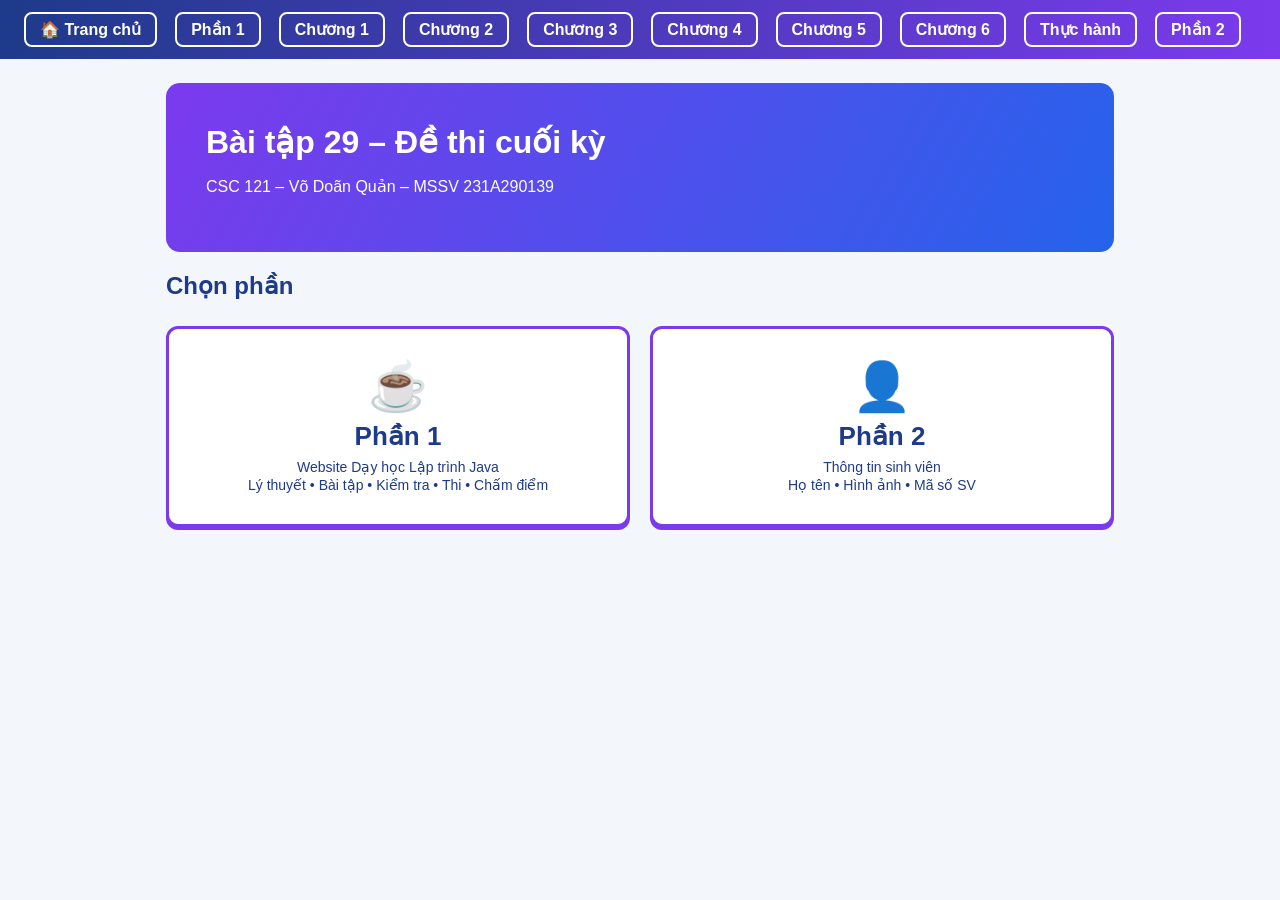
<file: index.html>
<!DOCTYPE html><html lang="vi"><head><meta charset="utf-8"><meta name="viewport" content="width=device-width,initial-scale=1"><title>Bài tập 29 - Trang chủ</title><link rel="stylesheet" href="style.css"></head><body><main>
<div class="hero"><h1>Bài tập 29 – Đề thi cuối kỳ</h1><p>CSC 121 – Võ Doãn Quản – MSSV 231A290139</p></div>
<h2>Chọn phần</h2>
<div class="grid2">
<a class="btn big" href="phan1.html"><span>☕</span><b>Phần 1</b><small>Website Dạy học Lập trình Java<br>Lý thuyết • Bài tập • Kiểm tra • Thi • Chấm điểm</small></a>
<a class="btn big" href="about.html"><span>👤</span><b>Phần 2</b><small>Thông tin sinh viên<br>Họ tên • Hình ảnh • Mã số SV</small></a>
</div></main><script src="app.js"></script><script>nav()</script></body></html>
</file>
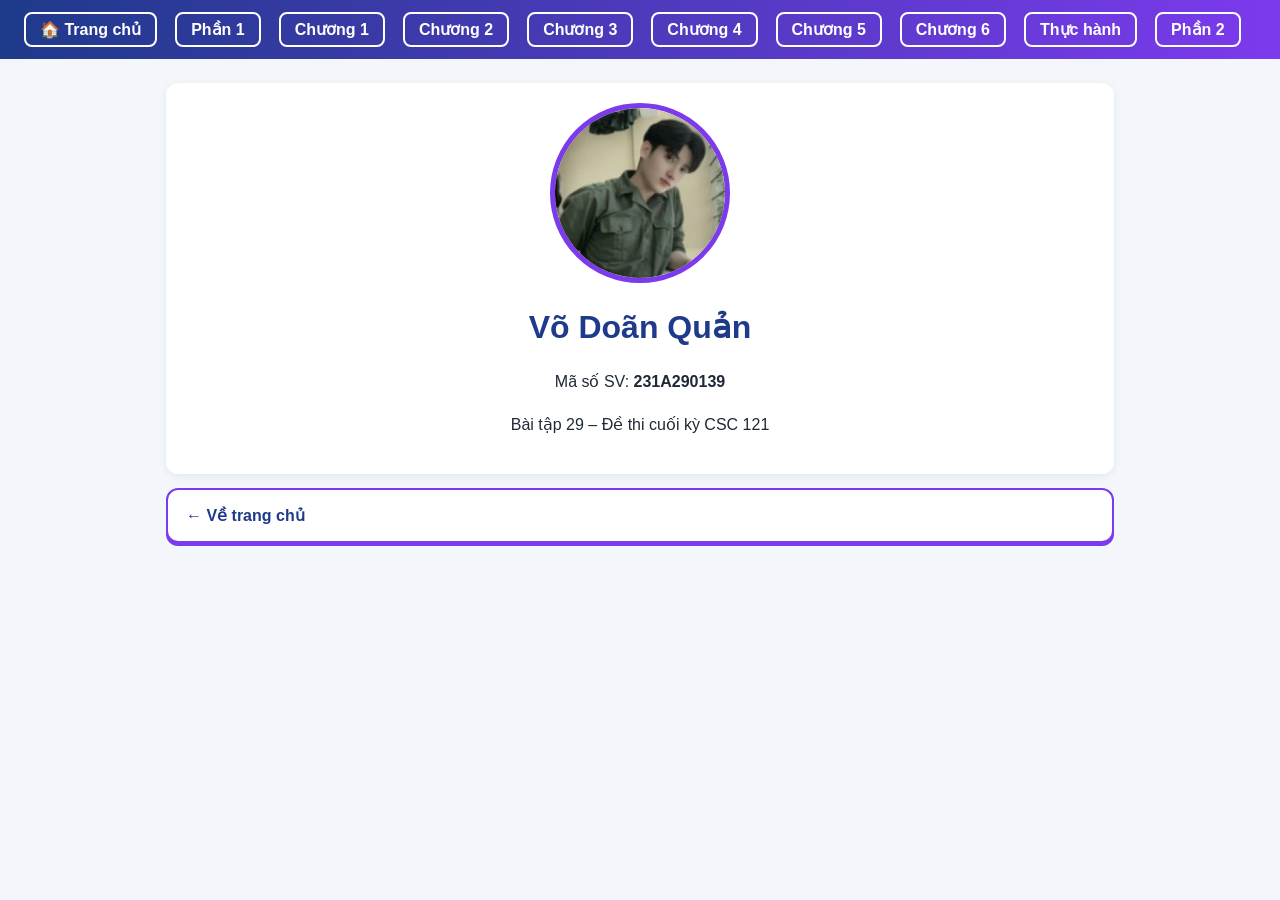
<file: about.html>
<!DOCTYPE html><html lang="vi"><head><meta charset="utf-8"><meta name="viewport" content="width=device-width,initial-scale=1"><title>Thông tin sinh viên</title><link rel="stylesheet" href="style.css"></head><body><main><div class="card me"><img src="avatar.jpg" alt="Ảnh"><h1>Võ Doãn Quản</h1><p>Mã số SV: <b>231A290139</b></p><p>Bài tập 29 – Đề thi cuối kỳ CSC 121</p></div><a class="btn" href="index.html">← Về trang chủ</a></main><script src="app.js"></script><script>nav()</script></body></html>
</file>
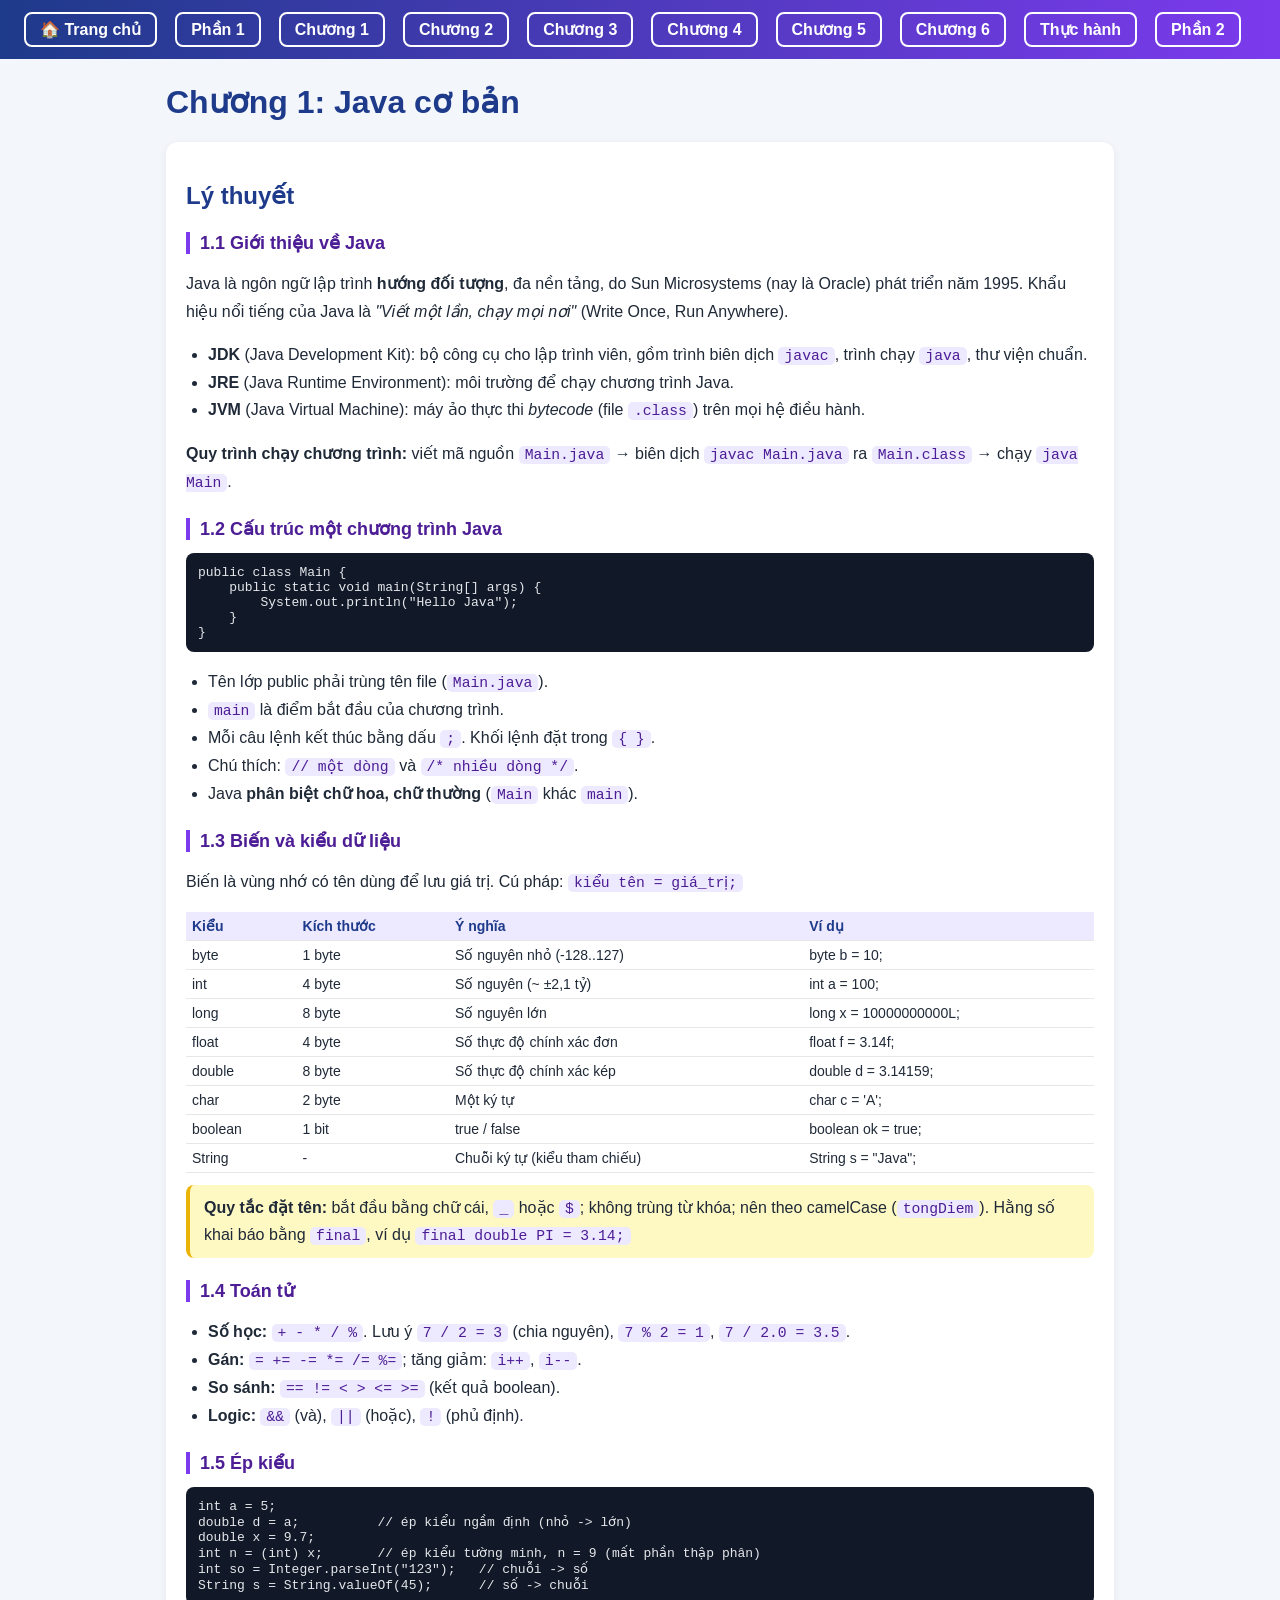
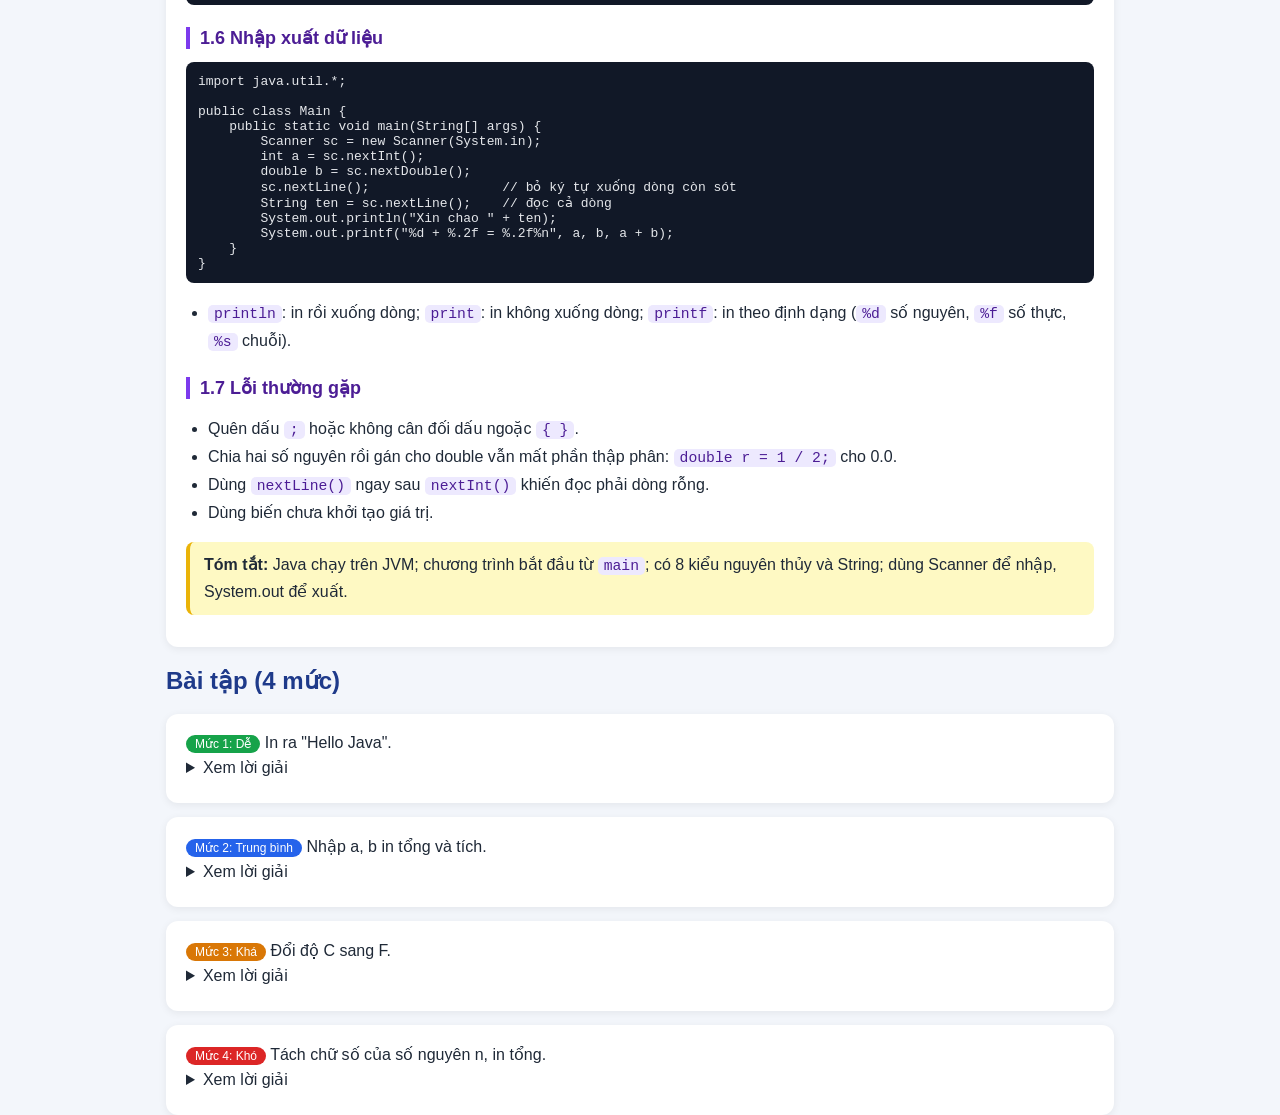
<file: chuong.html>
<!DOCTYPE html><html lang="vi"><head><meta charset="utf-8"><meta name="viewport" content="width=device-width,initial-scale=1"><title>Chương học</title><link rel="stylesheet" href="style.css"></head><body><main id="app"></main><script src="app.js"></script><script>nav();chuong()</script></body></html>
</file>
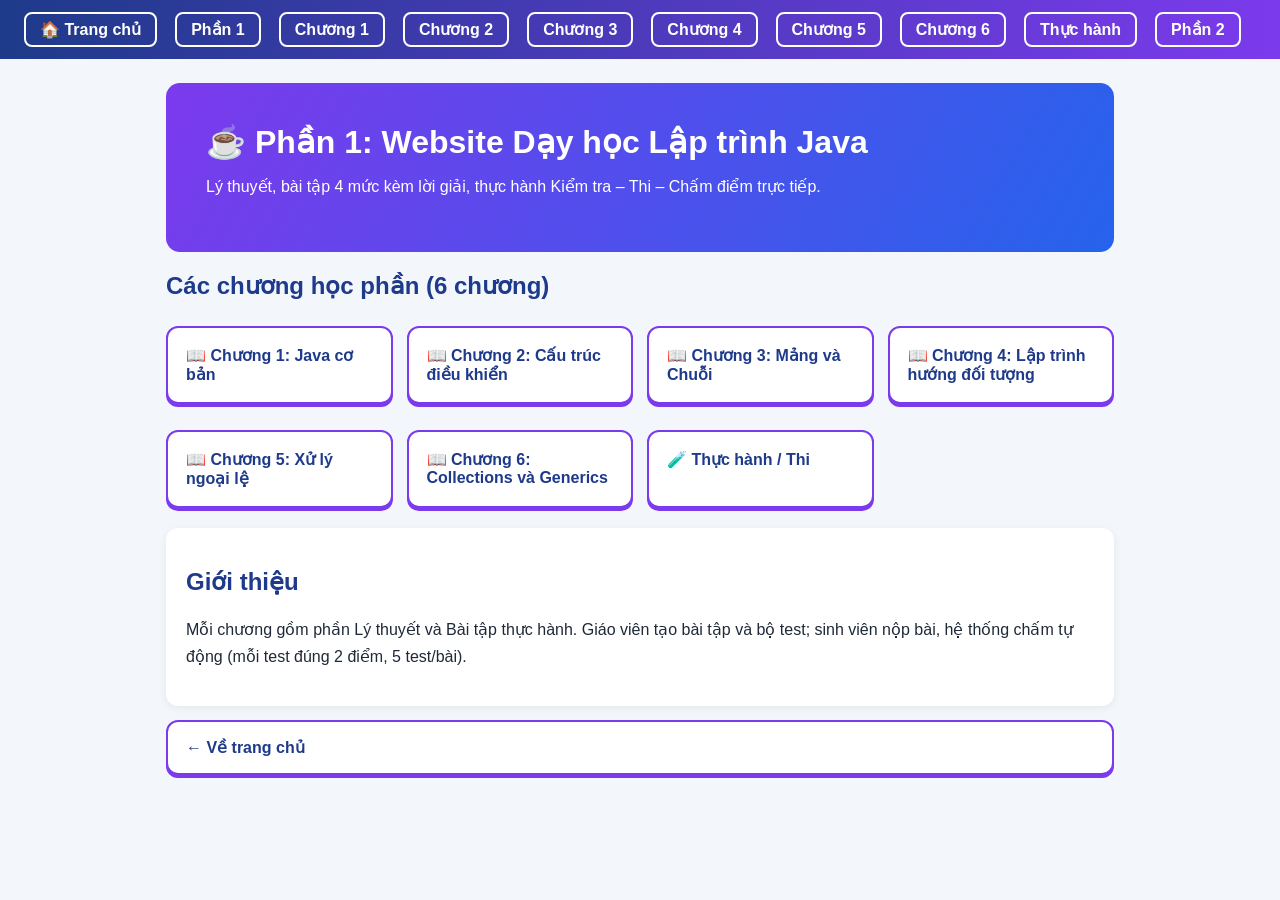
<file: phan1.html>
<!DOCTYPE html><html lang="vi"><head><meta charset="utf-8"><meta name="viewport" content="width=device-width,initial-scale=1"><title>Phần 1 - Học Lập trình Java</title><link rel="stylesheet" href="style.css"></head><body><main>
<div class="hero"><h1>☕ Phần 1: Website Dạy học Lập trình Java</h1><p>Lý thuyết, bài tập 4 mức kèm lời giải, thực hành Kiểm tra – Thi – Chấm điểm trực tiếp.</p></div>
<h2>Các chương học phần (6 chương)</h2><div class="grid" id="g"></div>
<div class="card"><h2>Giới thiệu</h2><p>Mỗi chương gồm phần Lý thuyết và Bài tập thực hành. Giáo viên tạo bài tập và bộ test; sinh viên nộp bài, hệ thống chấm tự động (mỗi test đúng 2 điểm, 5 test/bài).</p></div>
<a class="btn" href="index.html">← Về trang chủ</a></main>
<script src="app.js"></script><script>nav();$('g').innerHTML=CH.map((c,i)=>`<a class="btn" href="chuong.html?c=${i}">📖 ${c.t}</a>`).join('')+'<a class="btn" href="thuchanh.html">🧪 Thực hành / Thi</a>'</script></body></html>
</file>
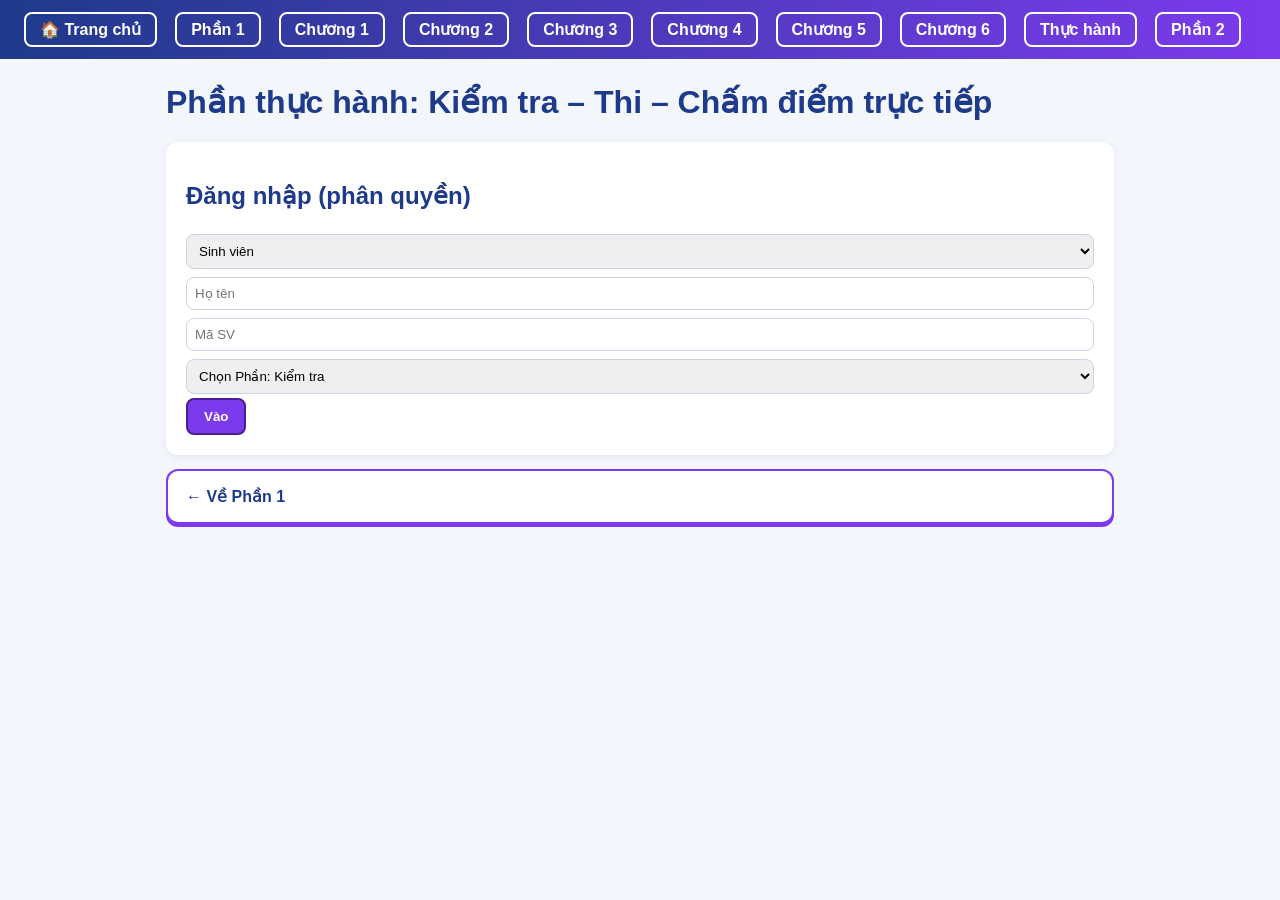
<file: thuchanh.html>
<!DOCTYPE html><html lang="vi"><head><meta charset="utf-8"><meta name="viewport" content="width=device-width,initial-scale=1"><title>Thực hành</title><link rel="stylesheet" href="style.css"></head><body><main><h1>Phần thực hành: Kiểm tra – Thi – Chấm điểm trực tiếp</h1><div id="menu"></div><div id="app"></div><a class="btn" href="phan1.html">← Về Phần 1</a></main><script src="app.js"></script><script src="thuchanh.js"></script><script>nav();view()</script></body></html>
</file>
<file: style.css>
*{box-sizing:border-box}body{margin:0;font-family:Segoe UI,Arial,sans-serif;background:#f3f6fb;color:#1f2937}
nav{background:linear-gradient(90deg,#1e3a8a,#7c3aed);padding:12px 24px;display:flex;gap:18px;flex-wrap:wrap}
nav a{color:#fff;text-decoration:none;font-weight:600}nav a:hover{text-decoration:underline}
main{max-width:980px;margin:24px auto;padding:0 16px}.card{background:#fff;border-radius:12px;padding:20px;margin:14px 0;box-shadow:0 2px 8px #0001}
h1,h2{color:#1e3a8a}.hero{background:linear-gradient(120deg,#7c3aed,#2563eb);color:#fff;padding:40px;border-radius:14px}.hero h1{color:#fff;margin:0}
.grid{display:grid;grid-template-columns:repeat(auto-fit,minmax(200px,1fr));gap:14px}.grid a{background:#fff;padding:18px;border-radius:12px;text-decoration:none;color:#1e3a8a;font-weight:700;box-shadow:0 2px 8px #0001}
pre{background:#111827;color:#e5e7eb;padding:12px;border-radius:8px;overflow:auto}textarea,input,select{width:100%;padding:8px;margin:4px 0;border:1px solid #cbd5e1;border-radius:8px;font-family:inherit}
textarea.code{font-family:Consolas,monospace;min-height:160px}button{background:#7c3aed;color:#fff;border:0;padding:9px 16px;border-radius:8px;cursor:pointer;font-weight:600}
.tag{padding:2px 9px;border-radius:99px;color:#fff;font-size:12px}.l0{background:#16a34a}.l1{background:#2563eb}.l2{background:#d97706}.l3{background:#dc2626}
.ok{color:#16a34a}.bad{color:#dc2626}table{width:100%;border-collapse:collapse}td,th{border-bottom:1px solid #e5e7eb;padding:6px;text-align:left}
.me{text-align:center}.me img{width:180px;height:180px;object-fit:cover;border-radius:50%;border:5px solid #7c3aed}details{margin:6px 0}
nav a{border:2px solid #fff;border-radius:8px;padding:6px 14px;transition:.2s}nav a:hover{background:#fff;color:#1e3a8a;text-decoration:none}
.btn{display:block;background:#fff;color:#1e3a8a;border:2px solid #7c3aed;border-radius:12px;padding:16px 18px;font-weight:700;text-decoration:none;box-shadow:0 3px 0 #7c3aed;transition:.15s;margin:6px 0}
.btn:hover{background:#7c3aed;color:#fff;transform:translateY(-2px)}
.grid a{border:2px solid #7c3aed;box-shadow:0 3px 0 #7c3aed}.grid a:hover{background:#7c3aed;color:#fff}
.grid2{display:grid;grid-template-columns:repeat(auto-fit,minmax(280px,1fr));gap:20px}
.btn.big{text-align:center;padding:30px;border-width:3px}.btn.big span{font-size:48px;display:block}.btn.big b{font-size:26px;display:block;margin:6px 0}.btn.big small{font-weight:400;font-size:14px}
button{border:2px solid #4c1d95}
.mb{margin:4px 8px 10px 0;background:#fff;color:#1e3a8a;border:2px solid #7c3aed;box-shadow:0 3px 0 #7c3aed}.mb.on,.mb:hover{background:#7c3aed;color:#fff}
.tg{display:grid;grid-template-columns:1fr 1fr;gap:8px}.tg textarea{min-height:44px}.row{display:flex;gap:8px;align-items:center;padding:6px 0}.row input{width:auto}
h3{color:#4c1d95;margin:22px 0 8px;font-size:18px;border-left:4px solid #7c3aed;padding-left:10px}
.card p,.card li{line-height:1.7}.card ul{padding-left:22px}
code{background:#ede9fe;color:#4c1d95;padding:1px 6px;border-radius:5px;font-family:Consolas,monospace;font-size:.92em}pre code{background:none;color:inherit;padding:0}
.card table{margin:10px 0;font-size:14px}.card th{background:#ede9fe;color:#1e3a8a}
.note{background:#fef9c3;border-left:4px solid #eab308;padding:10px 14px;border-radius:8px;margin:12px 0;line-height:1.6}
</file>
